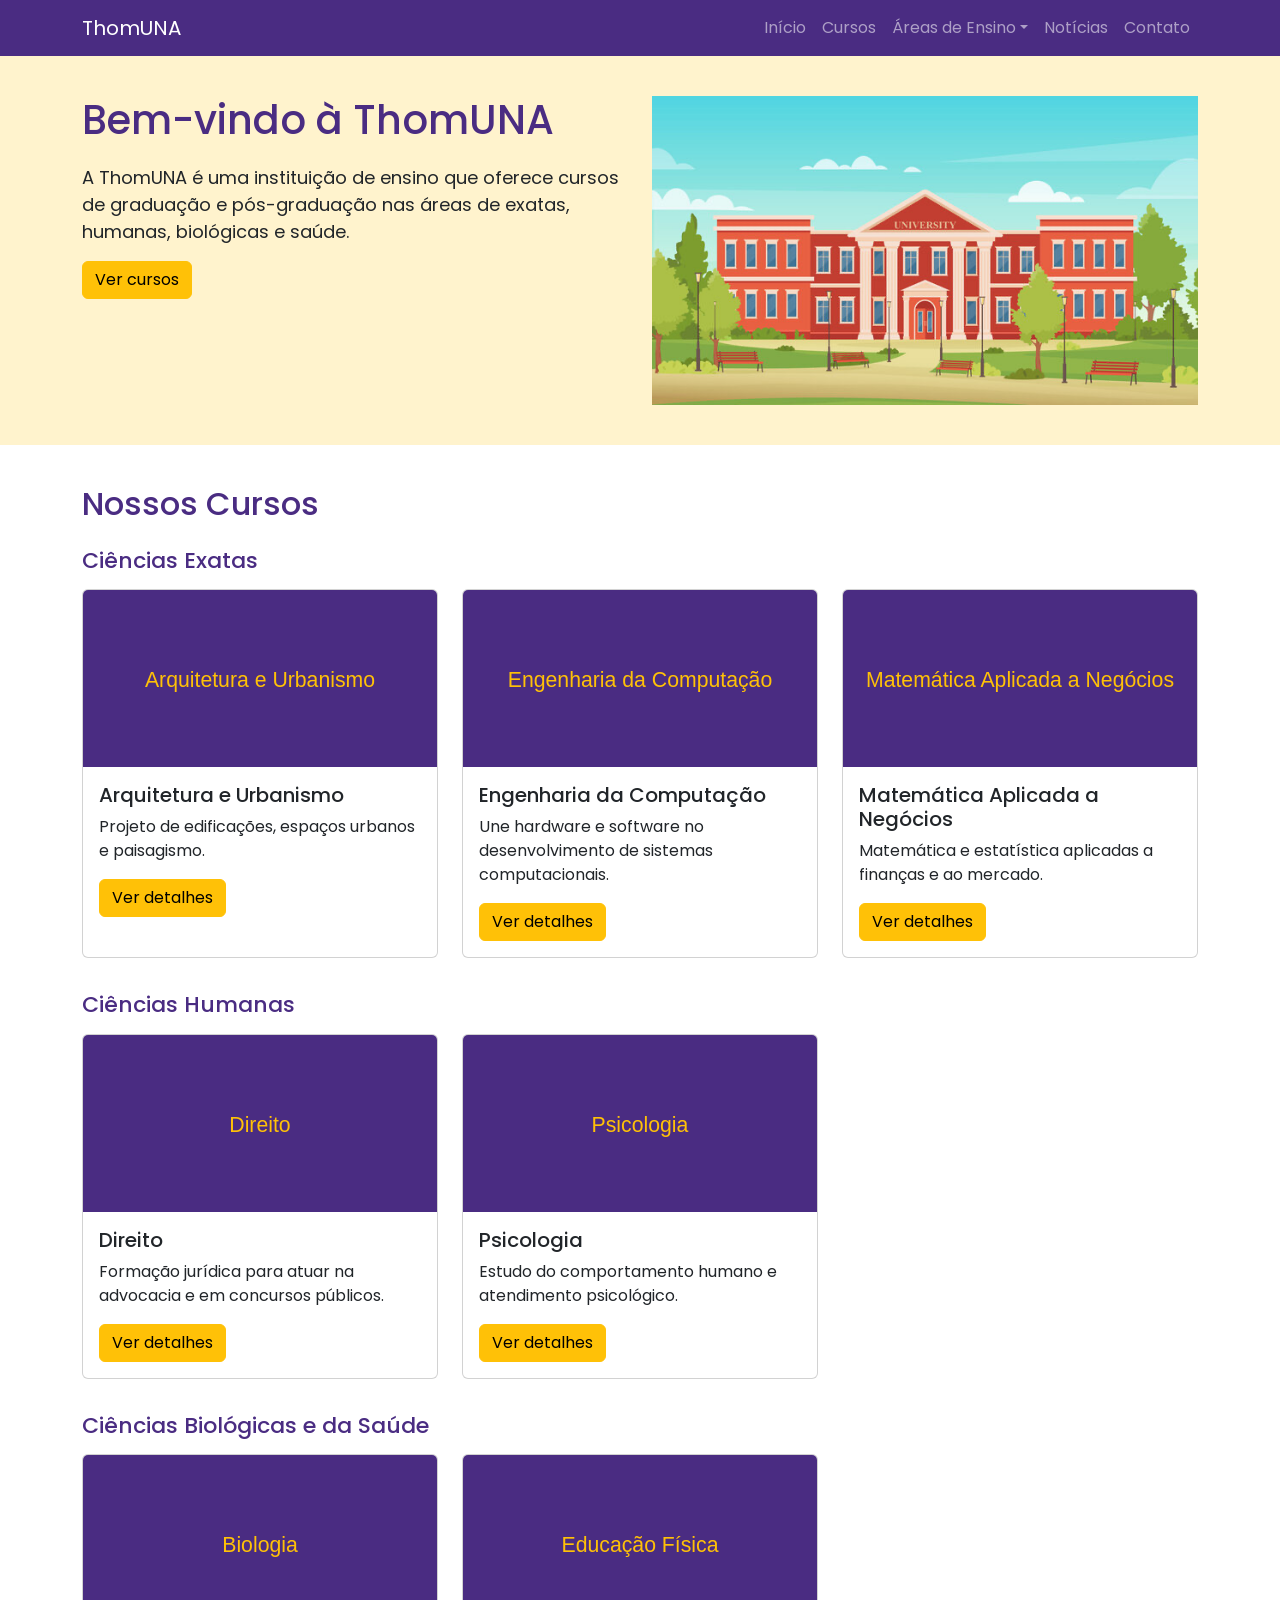
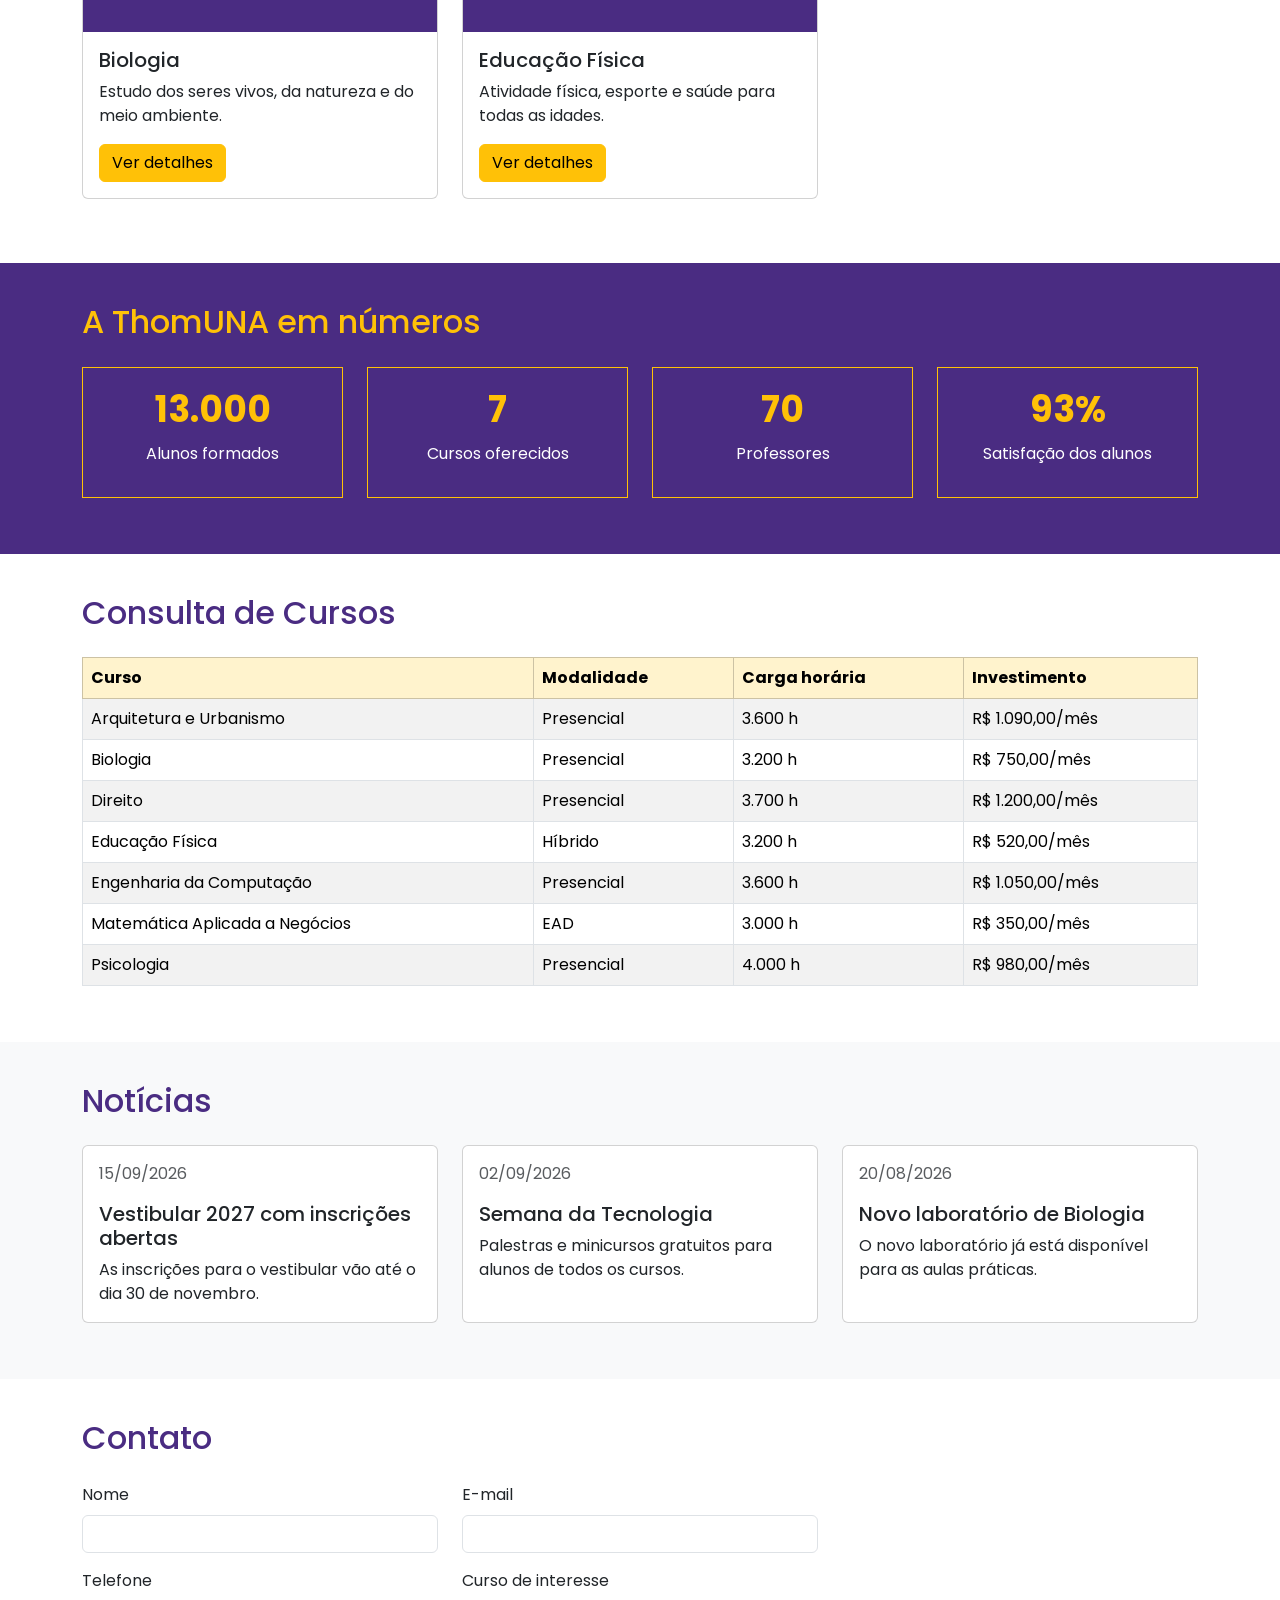
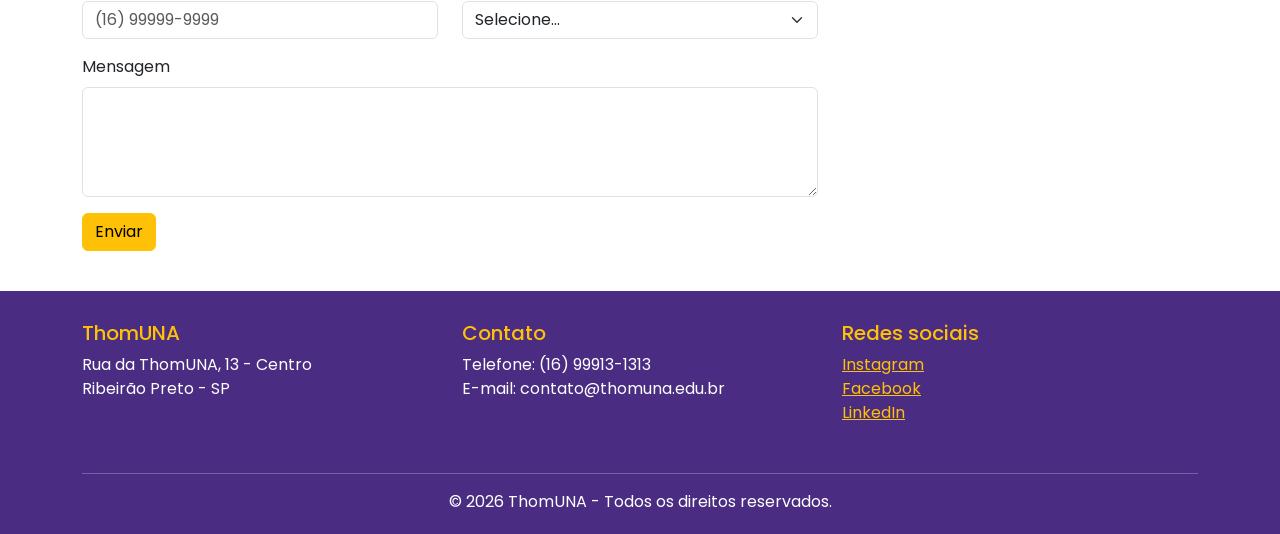
<file: Desenvolvimento Web/ProjetoPratico_PortalInstitucional/index.html>
<!DOCTYPE html>
<html lang="pt-BR">

<head>
    <meta charset="UTF-8">

    <!-- viewport faz o site se ajustar no tamanho da tela do celular,
         sem isso no celular fica tudo minusculo -->
    <meta name="viewport" content="width=device-width, initial-scale=1.0">

    <title>ThomUNA</title>

    <!-- o Bootstrap traz as classes prontas
         (navbar, card, btn, row, col, table...) -->
    <link href="https://cdn.jsdelivr.net/npm/bootstrap@5.3.3/dist/css/bootstrap.min.css" rel="stylesheet">

    <!-- esse link carrega a fonte Poppins -->
    <link href="https://fonts.googleapis.com/css2?family=Poppins:wght@400;600&display=swap" rel="stylesheet">

    <link href="css/style.css" rel="stylesheet">
</head>

<body>

    <header>
        <!-- RF01 - Navbar
             navbar-expand-lg = no computador o menu fica aberto,
             em tela menor ele vira o botao de 3 risquinhos
             navbar-dark = texto branco
             barra = classe no style.css que deixa o fundo roxo -->
        <nav class="navbar navbar-expand-lg navbar-dark barra">
            <div class="container">
                <!-- nome da faculdade, clicando nele volta pro inicio -->
                <a class="navbar-brand" href="#inicio">ThomUNA</a>

                <!-- botao do menu no celular (o "hamburguer" de 3 risquinhos)
                     so aparece em tela pequena, porque nao cabe todos os links,
                     entao os links ficam escondidos e o botao mostra/esconde eles
                     data-bs-toggle="collapse" faz o menu abrir e fechar
                     data-bs-target="#menu" indica qual menu abrir/fechar -->
                <button class="navbar-toggler" type="button" data-bs-toggle="collapse" data-bs-target="#menu">
                    <span class="navbar-toggler-icon"></span>
                </button>

                <!-- essa div é a parte que fica escondida no celular
                     o id="menu" tem que ser igual ao data-bs-target do botao -->
                <div class="collapse navbar-collapse" id="menu">
                    <!-- lista de links, ms-auto empurra eles pra direita
                         os links com # levam pra secao que tem aquele id na mesma pagina -->
                    <ul class="navbar-nav ms-auto">
                        <li class="nav-item">
                            <a class="nav-link" href="#inicio">Início</a>
                        </li>
                        <li class="nav-item">
                            <a class="nav-link" href="#cursos">Cursos</a>
                        </li>

                        <!-- dropdown é o menu suspenso: clicando em "Áreas de Ensino"
                             abre uma listinha embaixo com as areas, e cada area
                             leva pro grupo de cursos dela (#exatas, #humanas, #biologicas)
                             data-bs-toggle="dropdown" é o que faz ela abrir e fechar
                             dropdown-menu é a lista e dropdown-item cada opcao -->
                        <li class="nav-item dropdown">
                            <a class="nav-link dropdown-toggle" href="#" data-bs-toggle="dropdown">Áreas de Ensino</a>
                            <ul class="dropdown-menu">
                                <li><a class="dropdown-item" href="#exatas">Ciências Exatas</a></li>
                                <li><a class="dropdown-item" href="#humanas">Ciências Humanas</a></li>
                                <li><a class="dropdown-item" href="#biologicas">Ciências Biológicas e da Saúde</a></li>
                            </ul>
                        </li>

                        <li class="nav-item">
                            <a class="nav-link" href="#noticias">Notícias</a>
                        </li>
                        <li class="nav-item">
                            <a class="nav-link" href="#contato">Contato</a>
                        </li>
                    </ul>
                </div>
            </div>
        </nav>
    </header>

    <main>

        <!-- RF02 - Hero
             a "capa" do site
             id="inicio" é pra onde o link "Início" da navbar leva -->
        <section id="inicio" class="hero">
            <!-- container centraliza o conteudo e deixa um espaco nos lados -->
            <div class="container">
                <!-- row é uma linha do grid do bootstrap, que é dividido em 12 colunas -->
                <div class="row">

                    <!-- texto de boas-vindas, apresentando a faculdade
                         col-md-6 = ocupa metade da linha (6 de 12) do tablet pra cima,
                         no celular ocupa a linha toda e a imagem vai pra baixo -->
                    <div class="col-md-6">
                        <h1>Bem-vindo à ThomUNA</h1>
                        <p>
                            A ThomUNA é uma instituição de ensino que oferece cursos de graduação
                            e pós-graduação nas áreas de exatas, humanas, biológicas e saúde.
                        </p>
                        <!-- botao de chamada pra acao, leva pra secao de cursos
                             btn-warning é o botao amarelo do bootstrap -->
                        <a href="#cursos" class="btn btn-warning">Ver cursos</a>
                    </div>

                    <!-- imagem da faculdade
                         img-fluid faz a imagem diminuir junto com a tela e nao passar do tamanho -->
                    <div class="col-md-6">
                        <img src="img/faculdade.png" class="img-fluid" alt="Prédio da faculdade">
                    </div>

                </div>
            </div>
        </section>

        <!-- RF03 - Cursos
             cada curso é um card (caixinha com imagem, nome, descricao e botao) -->
        <section id="cursos" class="secao">
            <div class="container">
                <h2>Nossos Cursos</h2>

                <!-- os cursos estao separados por area de ensino
                     cada area tem um id, que é pra onde o link do dropdown
                     "Áreas de Ensino" da navbar leva -->

                <!-- Ciências Exatas -->
                <h3 id="exatas" class="area">Ciências Exatas</h3>
                <!-- 1 coluna no celular, 2 no tablet e 3 no computador -->
                <div class="row">

                    <!-- col-12 col-md-6 col-lg-4 = quanto o card ocupa em cada tamanho de tela
                         h-100 deixa todos os cards da mesma altura
                         mb-4 da um espaco embaixo de cada card -->
                    <div class="col-12 col-md-6 col-lg-4 mb-4">
                        <div class="card h-100">
                            <img src="img/arquitetura.svg" class="card-img-top" alt="Arquitetura e Urbanismo">
                            <div class="card-body">
                                <h5 class="card-title">Arquitetura e Urbanismo</h5>
                                <p class="card-text">Projeto de edificações, espaços urbanos e paisagismo.</p>
                                <!-- esse botao abre o modal com os detalhes do curso
                                     o data-bs-target tem que ser igual ao id do modal la embaixo -->
                                <button type="button" class="btn btn-warning" data-bs-toggle="modal" data-bs-target="#modalArquitetura">Ver detalhes</button>
                            </div>
                        </div>
                    </div>

                    <div class="col-12 col-md-6 col-lg-4 mb-4">
                        <div class="card h-100">
                            <img src="img/engcomp.svg" class="card-img-top" alt="Engenharia da Computação">
                            <div class="card-body">
                                <h5 class="card-title">Engenharia da Computação</h5>
                                <p class="card-text">Une hardware e software no desenvolvimento de sistemas computacionais.</p>
                                <button type="button" class="btn btn-warning" data-bs-toggle="modal" data-bs-target="#modalEngcomp">Ver detalhes</button>
                            </div>
                        </div>
                    </div>

                    <div class="col-12 col-md-6 col-lg-4 mb-4">
                        <div class="card h-100">
                            <img src="img/matematica.svg" class="card-img-top" alt="Matemática Aplicada a Negócios">
                            <div class="card-body">
                                <h5 class="card-title">Matemática Aplicada a Negócios</h5>
                                <p class="card-text">Matemática e estatística aplicadas a finanças e ao mercado.</p>
                                <button type="button" class="btn btn-warning" data-bs-toggle="modal" data-bs-target="#modalMatematica">Ver detalhes</button>
                            </div>
                        </div>
                    </div>

                </div>

                <!-- Ciências Humanas -->
                <h3 id="humanas" class="area">Ciências Humanas</h3>
                <div class="row">

                    <div class="col-12 col-md-6 col-lg-4 mb-4">
                        <div class="card h-100">
                            <img src="img/direito.svg" class="card-img-top" alt="Direito">
                            <div class="card-body">
                                <h5 class="card-title">Direito</h5>
                                <p class="card-text">Formação jurídica para atuar na advocacia e em concursos públicos.</p>
                                <button type="button" class="btn btn-warning" data-bs-toggle="modal" data-bs-target="#modalDireito">Ver detalhes</button>
                            </div>
                        </div>
                    </div>

                    <div class="col-12 col-md-6 col-lg-4 mb-4">
                        <div class="card h-100">
                            <img src="img/psicologia.svg" class="card-img-top" alt="Psicologia">
                            <div class="card-body">
                                <h5 class="card-title">Psicologia</h5>
                                <p class="card-text">Estudo do comportamento humano e atendimento psicológico.</p>
                                <button type="button" class="btn btn-warning" data-bs-toggle="modal" data-bs-target="#modalPsicologia">Ver detalhes</button>
                            </div>
                        </div>
                    </div>

                </div>

                <!-- Ciências Biológicas e da Saúde -->
                <h3 id="biologicas" class="area">Ciências Biológicas e da Saúde</h3>
                <div class="row">

                    <div class="col-12 col-md-6 col-lg-4 mb-4">
                        <div class="card h-100">
                            <img src="img/biologia.svg" class="card-img-top" alt="Biologia">
                            <div class="card-body">
                                <h5 class="card-title">Biologia</h5>
                                <p class="card-text">Estudo dos seres vivos, da natureza e do meio ambiente.</p>
                                <button type="button" class="btn btn-warning" data-bs-toggle="modal" data-bs-target="#modalBiologia">Ver detalhes</button>
                            </div>
                        </div>
                    </div>

                    <div class="col-12 col-md-6 col-lg-4 mb-4">
                        <div class="card h-100">
                            <img src="img/edfisica.svg" class="card-img-top" alt="Educação Física">
                            <div class="card-body">
                                <h5 class="card-title">Educação Física</h5>
                                <p class="card-text">Atividade física, esporte e saúde para todas as idades.</p>
                                <button type="button" class="btn btn-warning" data-bs-toggle="modal" data-bs-target="#modalEdfisica">Ver detalhes</button>
                            </div>
                        </div>
                    </div>

                </div>
            </div>
        </section>

        <!-- RF04 - Indicadores
             numeros da faculdade, organizados com o grid do bootstrap -->
        <section class="secao indicadores">
            <div class="container">
                <h2>A ThomUNA em números</h2>

                <!-- 2 por linha no celular (col-6), 4 por linha no tablet/computador (col-md-3)
                     text-center centraliza o texto -->
                <div class="row text-center">
                    <div class="col-6 col-md-3 mb-3">
                        <div class="indicador">
                            <p class="numero">13.000</p>
                            <p>Alunos formados</p>
                        </div>
                    </div>
                    <div class="col-6 col-md-3 mb-3">
                        <div class="indicador">
                            <p class="numero">7</p>
                            <p>Cursos oferecidos</p>
                        </div>
                    </div>
                    <div class="col-6 col-md-3 mb-3">
                        <div class="indicador">
                            <p class="numero">70</p>
                            <p>Professores</p>
                        </div>
                    </div>
                    <div class="col-6 col-md-3 mb-3">
                        <div class="indicador">
                            <p class="numero">93%</p>
                            <p>Satisfação dos alunos</p>
                        </div>
                    </div>
                </div>
            </div>
        </section>

        <!-- RF05 - Tabela com as informacoes dos cursos -->
        <section class="secao">
            <div class="container">
                <h2>Consulta de Cursos</h2>

                <!-- table-responsive deixa a tabela rolar pro lado no celular -->
                <div class="table-responsive">
                    <!-- table-striped deixa as linhas zebradas e table-bordered coloca borda
                         thead é o cabecalho (amarelo com table-warning) e tbody sao os dados
                         tr = linha, th = celula do cabecalho, td = celula normal -->
                    <table class="table table-striped table-bordered">
                        <thead class="table-warning">
                            <tr>
                                <th>Curso</th>
                                <th>Modalidade</th>
                                <th>Carga horária</th>
                                <th>Investimento</th>
                            </tr>
                        </thead>
                        <tbody>
                            <tr>
                                <td>Arquitetura e Urbanismo</td>
                                <td>Presencial</td>
                                <td>3.600 h</td>
                                <td>R$ 1.090,00/mês</td>
                            </tr>
                            <tr>
                                <td>Biologia</td>
                                <td>Presencial</td>
                                <td>3.200 h</td>
                                <td>R$ 750,00/mês</td>
                            </tr>
                            <tr>
                                <td>Direito</td>
                                <td>Presencial</td>
                                <td>3.700 h</td>
                                <td>R$ 1.200,00/mês</td>
                            </tr>
                            <tr>
                                <td>Educação Física</td>
                                <td>Híbrido</td>
                                <td>3.200 h</td>
                                <td>R$ 520,00/mês</td>
                            </tr>
                            <tr>
                                <td>Engenharia da Computação</td>
                                <td>Presencial</td>
                                <td>3.600 h</td>
                                <td>R$ 1.050,00/mês</td>
                            </tr>
                            <tr>
                                <td>Matemática Aplicada a Negócios</td>
                                <td>EAD</td>
                                <td>3.000 h</td>
                                <td>R$ 350,00/mês</td>
                            </tr>
                            <tr>
                                <td>Psicologia</td>
                                <td>Presencial</td>
                                <td>4.000 h</td>
                                <td>R$ 980,00/mês</td>
                            </tr>
                        </tbody>
                    </table>
                </div>
            </div>
        </section>

        <!-- Notícias
             bg-light deixa o fundo cinza clarinho -->
        <section id="noticias" class="secao bg-light">
            <div class="container">
                <h2>Notícias</h2>

                <div class="row">
                    <div class="col-12 col-md-4 mb-3">
                        <div class="card h-100">
                            <div class="card-body">
                                <!-- text-muted deixa a data em cinza -->
                                <p class="text-muted">15/09/2026</p>
                                <h5 class="card-title">Vestibular 2027 com inscrições abertas</h5>
                                <p class="card-text">As inscrições para o vestibular vão até o dia 30 de novembro.</p>
                            </div>
                        </div>
                    </div>
                    <div class="col-12 col-md-4 mb-3">
                        <div class="card h-100">
                            <div class="card-body">
                                <p class="text-muted">02/09/2026</p>
                                <h5 class="card-title">Semana da Tecnologia</h5>
                                <p class="card-text">Palestras e minicursos gratuitos para alunos de todos os cursos.</p>
                            </div>
                        </div>
                    </div>
                    <div class="col-12 col-md-4 mb-3">
                        <div class="card h-100">
                            <div class="card-body">
                                <p class="text-muted">20/08/2026</p>
                                <h5 class="card-title">Novo laboratório de Biologia</h5>
                                <p class="card-text">O novo laboratório já está disponível para as aulas práticas.</p>
                            </div>
                        </div>
                    </div>
                </div>
            </div>
        </section>

        <!-- RF06 - Formulário de contato -->
        <section id="contato" class="secao">
            <div class="container">
                <h2>Contato</h2>

                <div class="row">
                    <div class="col-12 col-lg-8">
                        <!-- o formulario nao envia de verdade pra lugar nenhum -->
                        <form action="#" method="post">
                            <div class="row">
                                <!-- o "for" do label liga com o "id" do campo,
                                     clicando no texto ja seleciona o campo
                                     required = campo obrigatorio, nao deixa enviar vazio -->
                                <div class="col-md-6 mb-3">
                                    <label for="nome" class="form-label">Nome</label>
                                    <input type="text" class="form-control" id="nome" name="nome" required>
                                </div>
                                <div class="col-md-6 mb-3">
                                    <!-- type="email" o navegador ja confere se tem @ -->
                                    <label for="email" class="form-label">E-mail</label>
                                    <input type="email" class="form-control" id="email" name="email" required>
                                </div>
                            </div>

                            <div class="row">
                                <div class="col-md-6 mb-3">
                                    <!-- type="tel" no celular abre o teclado de numeros
                                         placeholder é o texto de exemplo que some quando digita -->
                                    <label for="telefone" class="form-label">Telefone</label>
                                    <input type="tel" class="form-control" id="telefone" name="telefone" placeholder="(16) 99999-9999">
                                </div>
                                <div class="col-md-6 mb-3">
                                    <!-- select é a caixinha pra escolher uma opcao da lista -->
                                    <label for="curso" class="form-label">Curso de interesse</label>
                                    <select class="form-select" id="curso" name="curso">
                                        <option value="">Selecione...</option>
                                        <option>Arquitetura e Urbanismo</option>
                                        <option>Biologia</option>
                                        <option>Direito</option>
                                        <option>Educação Física</option>
                                        <option>Engenharia da Computação</option>
                                        <option>Matemática Aplicada a Negócios</option>
                                        <option>Psicologia</option>
                                    </select>
                                </div>
                            </div>

                            <div class="mb-3">
                                <!-- textarea é o campo de texto grande, rows="4" é a altura dele -->
                                <label for="mensagem" class="form-label">Mensagem</label>
                                <textarea class="form-control" id="mensagem" name="mensagem" rows="4"></textarea>
                            </div>

                            <!-- type="submit" é o botao que envia o formulario -->
                            <button type="submit" class="btn btn-warning">Enviar</button>
                        </form>
                    </div>
                </div>
            </div>
        </section>

    </main>

    <!-- RF07 - Modais com os detalhes dos cursos
         modal é a janelinha que abre por cima do site quando clica em "Ver detalhes"
         fica fora do main porque ele fica escondido e so aparece quando é chamado -->

    <!-- modal Arquitetura e Urbanismo
         id tem que ser igual ao data-bs-target do botao do card
         fade = animacao de aparecer suave -->
    <div class="modal fade" id="modalArquitetura" tabindex="-1">
        <div class="modal-dialog">
            <div class="modal-content">
                <!-- cabecalho: nome do curso e o X pra fechar
                     data-bs-dismiss="modal" é o que fecha o modal -->
                <div class="modal-header">
                    <h5 class="modal-title">Arquitetura e Urbanismo</h5>
                    <button type="button" class="btn-close" data-bs-dismiss="modal"></button>
                </div>
                <!-- corpo: as informacoes que o RF07 pede -->
                <div class="modal-body">
                    <p><strong>Objetivos:</strong> formar arquitetos para projetar edificações e planejar cidades.</p>
                    <p><strong>Carga horária:</strong> 3.600 horas</p>
                    <p><strong>Público-alvo:</strong> quem gosta de desenho, arte e planejamento de espaços.</p>
                    <p><strong>Descrição:</strong> curso de 5 anos com disciplinas de desenho técnico, projeto arquitetônico e urbanismo.</p>
                </div>
                <div class="modal-footer">
                    <button type="button" class="btn btn-secondary" data-bs-dismiss="modal">Fechar</button>
                </div>
            </div>
        </div>
    </div>

    <!-- modal Biologia -->
    <div class="modal fade" id="modalBiologia" tabindex="-1">
        <div class="modal-dialog">
            <div class="modal-content">
                <div class="modal-header">
                    <h5 class="modal-title">Biologia</h5>
                    <button type="button" class="btn-close" data-bs-dismiss="modal"></button>
                </div>
                <div class="modal-body">
                    <p><strong>Objetivos:</strong> formar biólogos para atuar em pesquisa, meio ambiente e laboratórios.</p>
                    <p><strong>Carga horária:</strong> 3.200 horas</p>
                    <p><strong>Público-alvo:</strong> quem se interessa por natureza, genética e meio ambiente.</p>
                    <p><strong>Descrição:</strong> curso de 4 anos com aulas práticas em laboratório e saídas de campo.</p>
                </div>
                <div class="modal-footer">
                    <button type="button" class="btn btn-secondary" data-bs-dismiss="modal">Fechar</button>
                </div>
            </div>
        </div>
    </div>

    <!-- modal Direito -->
    <div class="modal fade" id="modalDireito" tabindex="-1">
        <div class="modal-dialog">
            <div class="modal-content">
                <div class="modal-header">
                    <h5 class="modal-title">Direito</h5>
                    <button type="button" class="btn-close" data-bs-dismiss="modal"></button>
                </div>
                <div class="modal-body">
                    <p><strong>Objetivos:</strong> formar profissionais para atuar na área jurídica pública e privada.</p>
                    <p><strong>Carga horária:</strong> 3.700 horas</p>
                    <p><strong>Público-alvo:</strong> quem gosta de leitura, argumentação e quer seguir carreira jurídica.</p>
                    <p><strong>Descrição:</strong> curso de 5 anos com núcleo de prática jurídica e preparação para o exame da OAB.</p>
                </div>
                <div class="modal-footer">
                    <button type="button" class="btn btn-secondary" data-bs-dismiss="modal">Fechar</button>
                </div>
            </div>
        </div>
    </div>

    <!-- modal Educação Física -->
    <div class="modal fade" id="modalEdfisica" tabindex="-1">
        <div class="modal-dialog">
            <div class="modal-content">
                <div class="modal-header">
                    <h5 class="modal-title">Educação Física</h5>
                    <button type="button" class="btn-close" data-bs-dismiss="modal"></button>
                </div>
                <div class="modal-body">
                    <p><strong>Objetivos:</strong> formar profissionais para atuar em academias, clubes e escolas.</p>
                    <p><strong>Carga horária:</strong> 3.200 horas</p>
                    <p><strong>Público-alvo:</strong> quem gosta de esporte e de qualidade de vida.</p>
                    <p><strong>Descrição:</strong> curso de 4 anos com aulas práticas no ginásio e na piscina da ThomUNA.</p>
                </div>
                <div class="modal-footer">
                    <button type="button" class="btn btn-secondary" data-bs-dismiss="modal">Fechar</button>
                </div>
            </div>
        </div>
    </div>

    <!-- modal Engenharia da Computação -->
    <div class="modal fade" id="modalEngcomp" tabindex="-1">
        <div class="modal-dialog">
            <div class="modal-content">
                <div class="modal-header">
                    <h5 class="modal-title">Engenharia da Computação</h5>
                    <button type="button" class="btn-close" data-bs-dismiss="modal"></button>
                </div>
                <div class="modal-body">
                    <p><strong>Objetivos:</strong> formar engenheiros para projetar sistemas que unem hardware e software.</p>
                    <p><strong>Carga horária:</strong> 3.600 horas</p>
                    <p><strong>Público-alvo:</strong> quem gosta de programação, eletrônica e matemática.</p>
                    <p><strong>Descrição:</strong> curso de 5 anos com disciplinas de programação, circuitos digitais, sistemas embarcados e redes.</p>
                </div>
                <div class="modal-footer">
                    <button type="button" class="btn btn-secondary" data-bs-dismiss="modal">Fechar</button>
                </div>
            </div>
        </div>
    </div>

    <!-- modal Matemática Aplicada a Negócios -->
    <div class="modal fade" id="modalMatematica" tabindex="-1">
        <div class="modal-dialog">
            <div class="modal-content">
                <div class="modal-header">
                    <h5 class="modal-title">Matemática Aplicada a Negócios</h5>
                    <button type="button" class="btn-close" data-bs-dismiss="modal"></button>
                </div>
                <div class="modal-body">
                    <p><strong>Objetivos:</strong> formar profissionais que usam matemática e dados para tomar decisões nas empresas.</p>
                    <p><strong>Carga horária:</strong> 3.000 horas</p>
                    <p><strong>Público-alvo:</strong> quem gosta de números e quer trabalhar no mercado financeiro.</p>
                    <p><strong>Descrição:</strong> curso de 4 anos com disciplinas de estatística, matemática financeira e análise de dados.</p>
                </div>
                <div class="modal-footer">
                    <button type="button" class="btn btn-secondary" data-bs-dismiss="modal">Fechar</button>
                </div>
            </div>
        </div>
    </div>

    <!-- modal Psicologia -->
    <div class="modal fade" id="modalPsicologia" tabindex="-1">
        <div class="modal-dialog">
            <div class="modal-content">
                <div class="modal-header">
                    <h5 class="modal-title">Psicologia</h5>
                    <button type="button" class="btn-close" data-bs-dismiss="modal"></button>
                </div>
                <div class="modal-body">
                    <p><strong>Objetivos:</strong> formar psicólogos para atuar em clínicas, escolas e empresas.</p>
                    <p><strong>Carga horária:</strong> 4.000 horas</p>
                    <p><strong>Público-alvo:</strong> quem tem interesse em entender o comportamento humano.</p>
                    <p><strong>Descrição:</strong> curso de 5 anos com estágio supervisionado na clínica-escola da ThomUNA.</p>
                </div>
                <div class="modal-footer">
                    <button type="button" class="btn btn-secondary" data-bs-dismiss="modal">Fechar</button>
                </div>
            </div>
        </div>
    </div>

    <!-- RF08 - Rodapé
         footer é a parte de baixo do site
         dividi em 3 colunas (col-md-4), no celular fica uma embaixo da outra -->
    <footer class="rodape">
        <div class="container">
            <div class="row">
                <div class="col-12 col-md-4 mb-3">
                    <h5>ThomUNA</h5>
                    <p>Rua da ThomUNA, 13 - Centro<br>Ribeirão Preto - SP</p>
                </div>
                <div class="col-12 col-md-4 mb-3">
                    <h5>Contato</h5>
                    <p>Telefone: (16) 99913-1313<br>E-mail: contato@thomuna.edu.br</p>
                </div>
                <div class="col-12 col-md-4 mb-3">
                    <h5>Redes sociais</h5>
                    <!-- target="_blank" abre a rede social em outra aba -->
                    <p>
                        <a href="https://www.instagram.com" target="_blank">Instagram</a><br>
                        <a href="https://www.facebook.com" target="_blank">Facebook</a><br>
                        <a href="https://www.linkedin.com" target="_blank">LinkedIn</a>
                    </p>
                </div>
            </div>
            <hr>
            <!-- direitos autorais, o &copy; vira o simbolo © -->
            <p class="text-center mb-0">&copy; 2026 ThomUNA - Todos os direitos reservados.</p>
        </div>
    </footer>

    <!-- JS do bootstrap 
         precisa dele pro menu do celular, o dropdown e os modais funcionarem
         fica no final do body pra pagina carregar primeiro -->
    <script src="https://cdn.jsdelivr.net/npm/bootstrap@5.3.3/dist/js/bootstrap.bundle.min.js"></script>
</body>

</html>
</file>
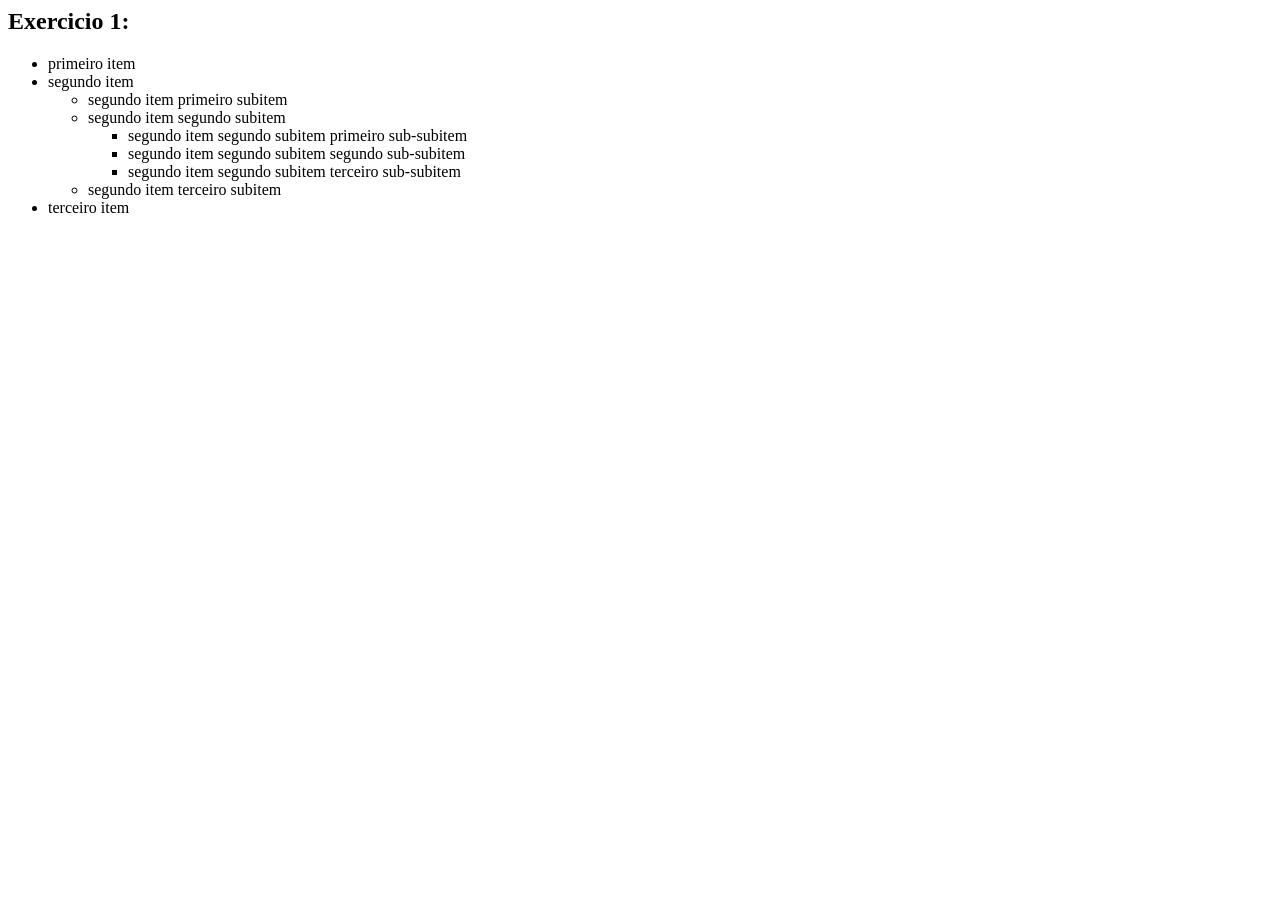
<file: Desenvolvimento Web/Aula01_1108/Exercicio01.html>
<!-- Construa a seguinte lista aninhada:

- primeiro item
- segundo item
    - segundo item primeiro subitem
    - segundo item segundo subitem
        - segundo item segundo subitem primeiro sub-subitem
        - segundo item segundo subitem segundo sub-subitem
        - segundo item segundo subitem terceiro sub-subitem
    - segundo item terceiro subitem
- terceiro item

-->

<html>
    <head>
        <title>Exercicio 1</title>
    </head>
    <body>
        <h2>Exercicio 1:</h2>
        <ul>
            <li>primeiro item</li>
            <li>segundo item</li>
                <ul>
                    <li>segundo item primeiro subitem</li>
                    <li>segundo item segundo subitem</li>
                        <ul>
                            <li>segundo item segundo subitem primeiro sub-subitem</li>
                            <li>segundo item segundo subitem segundo sub-subitem</li>
                            <li>segundo item segundo subitem terceiro sub-subitem</li>
                        </ul>
                    <li>segundo item terceiro subitem</li>
                </ul>
            <li>terceiro item</li>
        </ul>
    </body>
</html>
</file>
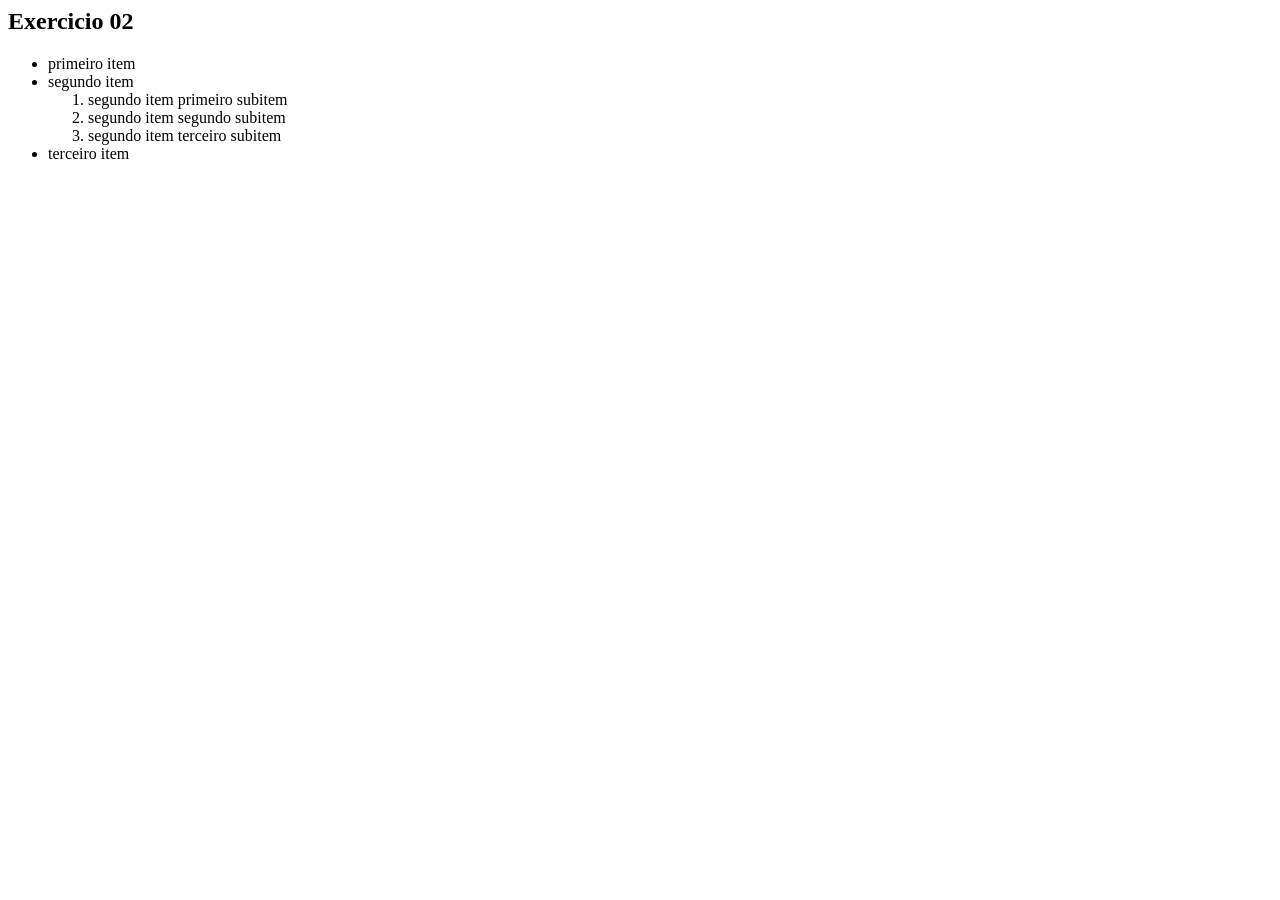
<file: Desenvolvimento Web/Aula01_1108/Exercicio02.html>
<!-- Exercicio 02 -->
 <html>
    <head>
        <title>Exercicio 2</title>
    </head>
    <body>
        <h2>Exercicio 02</h2>
        <ul>
            <li>primeiro item</li>
            <li>segundo item</li>
                <ol>
                    <li>segundo item primeiro subitem</li>
                    <li>segundo item segundo subitem</li>
                    <li>segundo item terceiro subitem</li>
                </ol>
            <li>terceiro item</li>
        </ul>
    </body>
 </html>
</file>
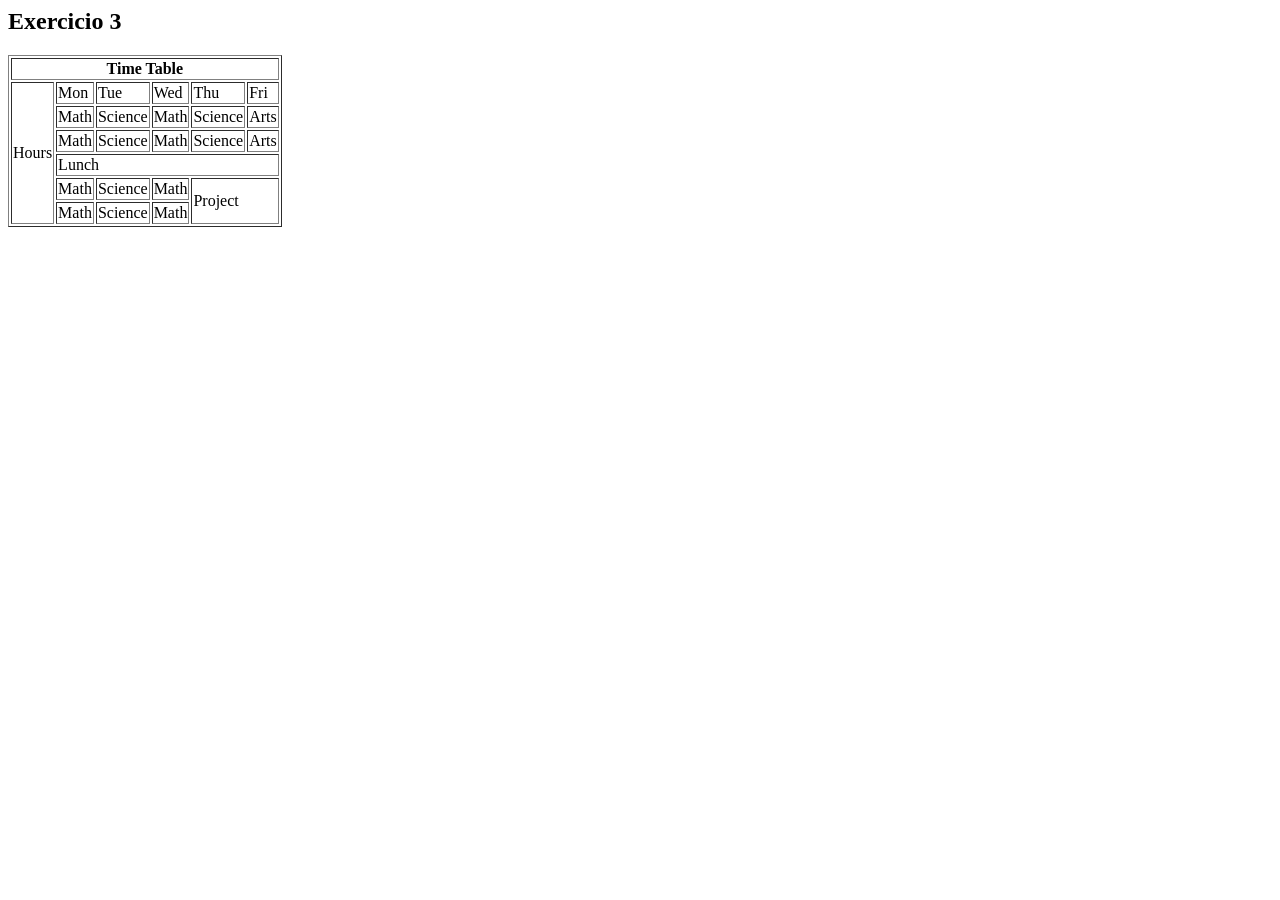
<file: Desenvolvimento Web/Aula01_1108/Exercicio03.html>
<!-- Exercício 3: Contrua a seguinte tabela-->

<html>
    <head>
        <title>Exercicio 3</title>
    </head>
    <body>
        <h2>Exercicio 3</h2>
        <table border="1">
            <thread>
                <tr>
                    <th colspan="6">Time Table</th>
                </tr>
            </thread>
            <tbody>
                <tr>
                    <td rowspan="6">Hours</td>
                    <td>Mon</td>
                    <td>Tue</td>
                    <td>Wed</td>
                    <td>Thu</td>
                    <td>Fri</td>
                </tr>
                <tr>
                    <td>Math</td>
                    <td>Science</td>
                    <td>Math</td>
                    <td>Science</td>
                    <td>Arts</td>
                </tr>
                <tr>
                    <td>Math</td>
                    <td>Science</td>
                    <td>Math</td>
                    <td>Science</td>
                    <td>Arts</td>
                </tr>
                <tr>
                    <td colspan="5">Lunch</td>
                </tr>
                <tr>
                    <td>Math</td>
                    <td>Science</td>
                    <td>Math</td>
                    <td colspan="2" rowspan="2">Project</td>
                </tr>
                <tr>
                    <td>Math</td>
                    <td>Science</td>
                    <td>Math</td>
                </tr>
            </tbody>
        </table>
    </body>
</html>
</file>
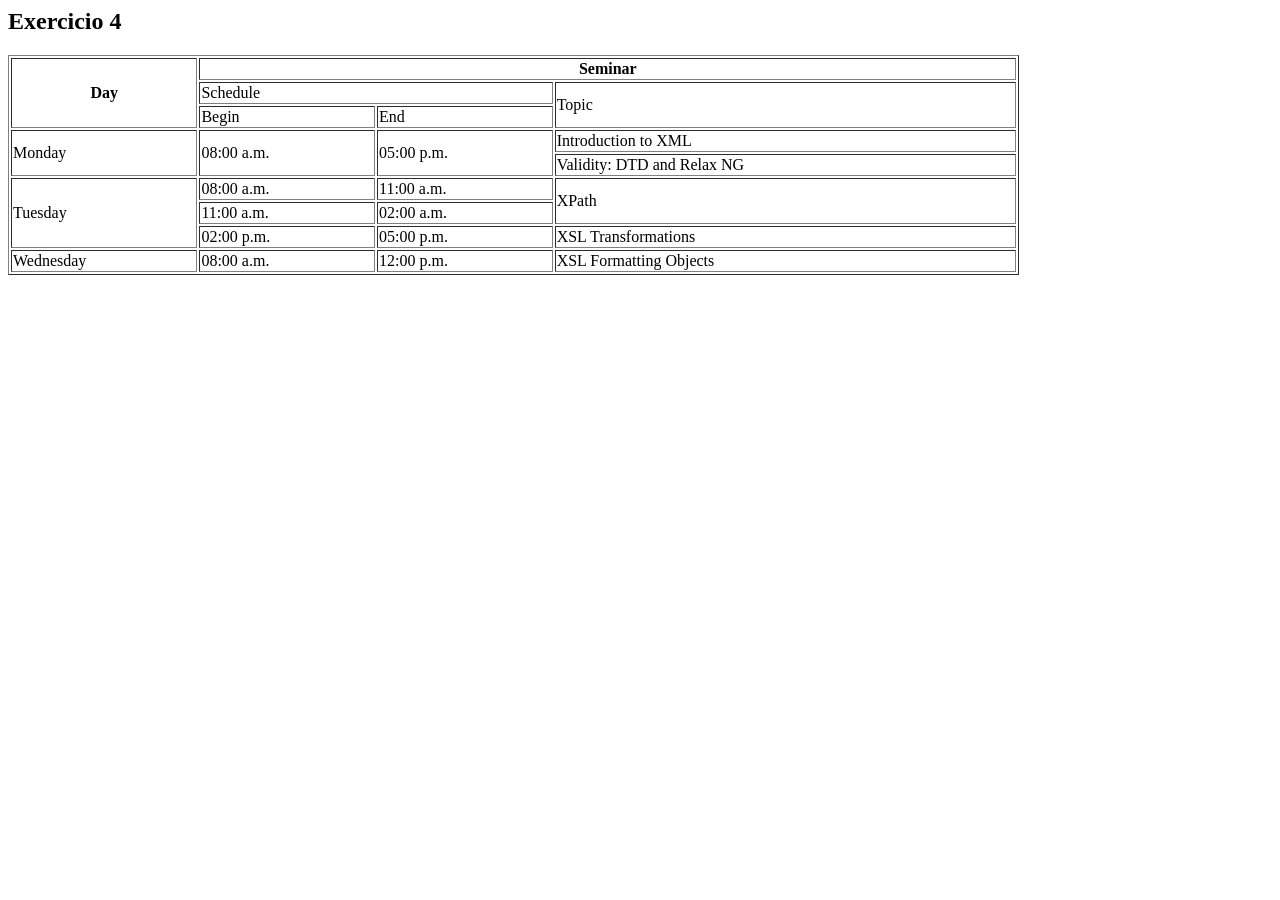
<file: Desenvolvimento Web/Aula01_1108/Exercicio04.html>
<html>
    <head>
        <title>Exercicio 4</title>
    </head>
    <body>
        <h2>Exercicio 4</h2>
        <table border="1" width="80%">
            <tr>
                <th rowspan="3">Day</th>
                <th colspan="3">Seminar</th>
            </tr>
            <tr>
                <td colspan="2">Schedule</td>
                <td rowspan="2">Topic</td>
            </tr>
            <tr>
                <td>Begin</td>
                <td>End</td>
            </tr>
            <tr>
                <td rowspan="2">Monday</td>
                <td rowspan="2">08:00 a.m.</td>
                <td rowspan="2">05:00 p.m.</td>
                <td>Introduction to XML</td>
            </tr>
            <tr>
                <td>Validity: DTD and Relax NG</td>
            </tr>
            <tr>
                <td rowspan="3">Tuesday</td>
                <td>08:00 a.m.</td>
                <td>11:00 a.m.</td>
                <td rowspan="2">
                    XPath
                </td>
            </tr>
            <tr>
                <td>11:00 a.m.</td>
                <td>02:00 a.m.</td>
            </tr>
            <tr>
                <td>02:00 p.m.</td>
                <td>05:00 p.m.</td>
                <td>XSL Transformations</td>
            </tr>
            <tr>
                <td>Wednesday</td>
                <td>08:00 a.m.</td>
                <td>12:00 p.m.</td>
                <td>XSL Formatting Objects</td>
            </tr>
        </table>
    </body>
</html>
</file>
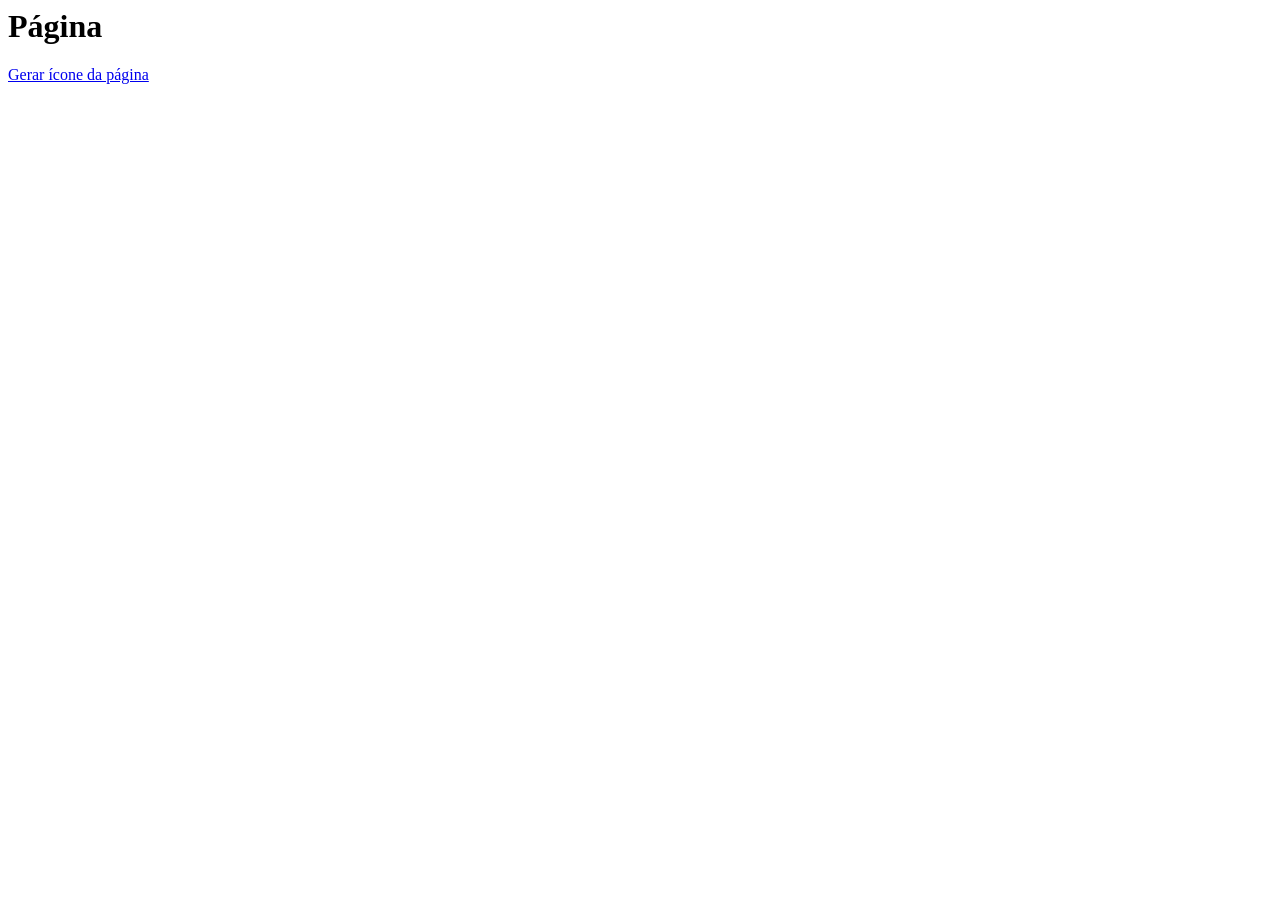
<file: Desenvolvimento Web/Aula02_1808/Exemplo02IconePagina.html>
<html>
    <head>
        <meta charset="UTF-8">
        <title>Exemplo 02</title>

        <!-- Icone da página -->
        <link rel="icon" type="image/x-icon" href="imagens/casa.ico"/>
    </head>
    <body>
        <h1>Página</h1>
        <a target="_blank" href="https://favicon.cc">Gerar ícone da página</a>
    </body>
</html>
</file>
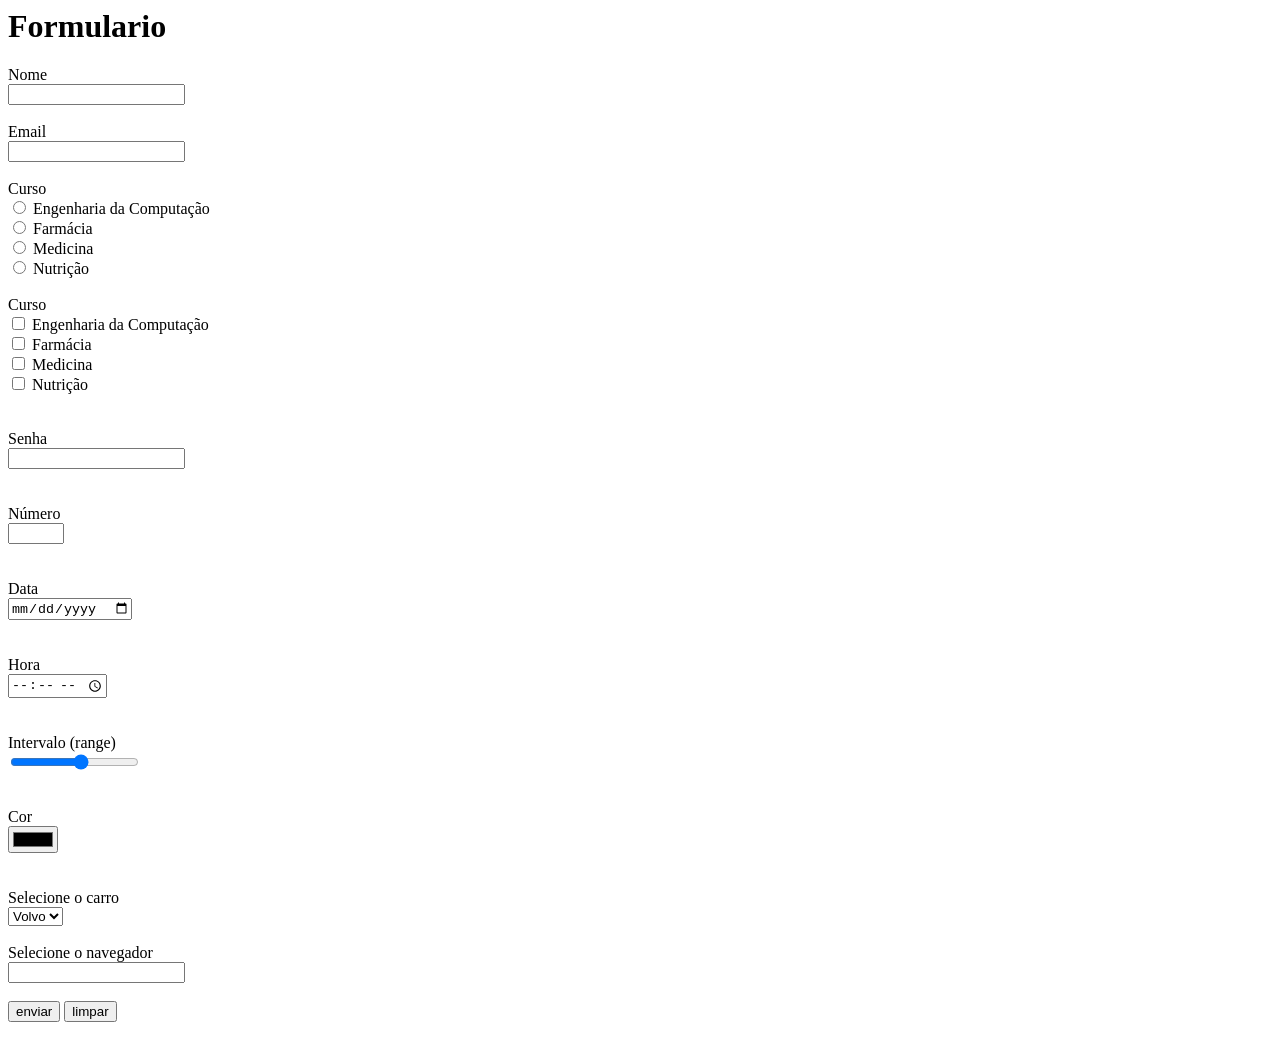
<file: Desenvolvimento Web/Aula02_1808/Exemplo03Forms.html>
<html>
    <head>
        <meta charset="UTF-8">
        <title>Formulario HTML</title>
    </head>

    <body>
        <h1>Formulario</h1>

        <form action="exemplo04.html" method="post">
            <!-- method = get envia os dados do formulário na URL, method = post envia os dados do formulário no corpo da requisição -->

            <label for="txtNome">Nome</label> <br/>
            <input id="txtNome" name="nome" type="text" /><br/>
            <br/>
            <label for="txtEmail">Email</label><br/>
            <input id="txtEmail" name="email" type="email" /><br/>     
            <br>    
            
            <label for="txtCurso">Curso</label><br/>
            <!-- quando se usa radio e a intenção é que apenas um seja selecionado, todos devem ter o mesmo nome -->
            <input id="txtCurso" name="curso" type="radio" value="1" />
            Engenharia da Computação <br/>
            <input id="txtCurso" name="curso" type="radio" value="2" />
            Farmácia <br/>
            <input id="txtCurso" name="curso" type="radio" value="3" />
            Medicina <br/>
            <input id="txtCurso" name="curso" type="radio" value="4" />
            Nutrição <br/>
            <br>    
            
            <label for="txtCurso">Curso</label><br/>
            <input id="txtCurso" name="EngComp" type="checkbox" value="1" />
            Engenharia da Computação <br/>
            <input id="txtCurso" name="Farmacia" type="checkbox" value="2" />
            Farmácia <br/>
            <input id="txtCurso" name="Medicina" type="checkbox" value="3" />
            Medicina <br/>
            <input id="txtCurso" name="Nutricao" type="checkbox" value="4" />
            Nutrição <br/>

            <br/><br/>
            <label>Senha</label><br />
            <input type="password" name="senha" /> <br/>

            <br/><br/>
            <label>Número</label><br />
            <input type="number" name="numero" min="0" max="100" /> <br/>

            <br/><br/>
            <label>Data</label><br />
            <input type="date" name="data" /> <br/>

            <br/><br/>
            <label>Hora</label><br />
            <input type="time" name="hora" /> <br/>

            <br/><br/>
            <label>Intervalo (range)</label><br />
            <input type="range" name="Intervalo" min="1" max="10" /> <br/>

            <br/><br/>
            <label>Cor</label><br />
            <input type="color" name="cor" /> <br/>

            <br /><br />
            <label>Selecione o carro</label><br />
            <select name="carros">
                <option value="volvo">Volvo</option>
                <option value="gm">GM</option>
                <option value="audi">Audi</option>
                <option value="byd">Byd</option>
            </select>

            <br /><br />
            <label>Selecione o navegador</label><br />
            <input list="navegadores" name="navegador" />
            <datalist id="navegadores">
                <option value="Edge">
                <option value="Firefox">
                <option value="Chrome">
                <option value="Safari">
                <option value="Opera">
            </datalist>

            <br/><br />
            <input type="submit" value="enviar" />
            <input type="reset" value="limpar" />
        </form>
</html>
</file>
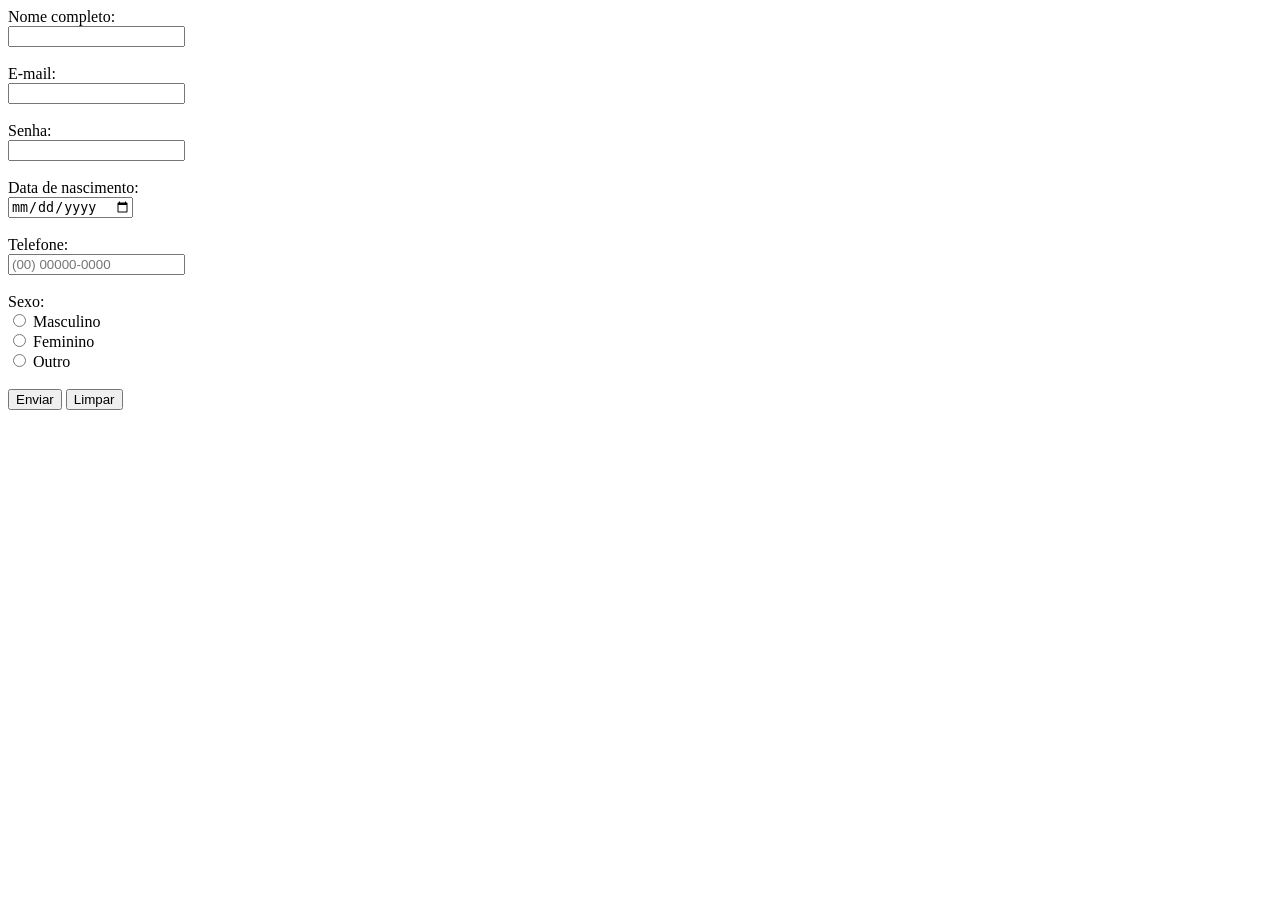
<file: Desenvolvimento Web/Aula02_1808/Exercicio01.html>
<!DOCTYPE html>
<html>
  <head><title>Exercicio 01</title></head>
  <body>
    <form>

      <label for="nome">Nome completo:</label><br>
      <input type="text" id="nome" name="nome" required><br><br>

      <label for="email">E-mail:</label><br>
      <input type="email" id="email" name="email" required><br><br>

      <label for="senha">Senha:</label><br>
      <input type="password" id="senha" name="senha" minlength="8" required><br><br>

      <label for="dataNascimento">Data de nascimento:</label><br>
      <input type="date" id="dataNascimento" name="dataNascimento"><br><br>

      <label for="telefone">Telefone:</label><br>
      <input type="tel" id="telefone" name="telefone" placeholder="(00) 00000-0000"><br><br>

      <label>Sexo:</label><br>
      <input type="radio" id="masculino" name="sexo" value="masculino">
      <label for="masculino">Masculino</label><br>
      <input type="radio" id="feminino" name="sexo" value="feminino">
      <label for="feminino">Feminino</label><br>
      <input type="radio" id="outro" name="sexo" value="outro">
      <label for="outro">Outro</label><br><br>

      <input type="submit" value="Enviar">
      <input type="reset" value="Limpar">

    </form>
  </body>
</html>
</file>
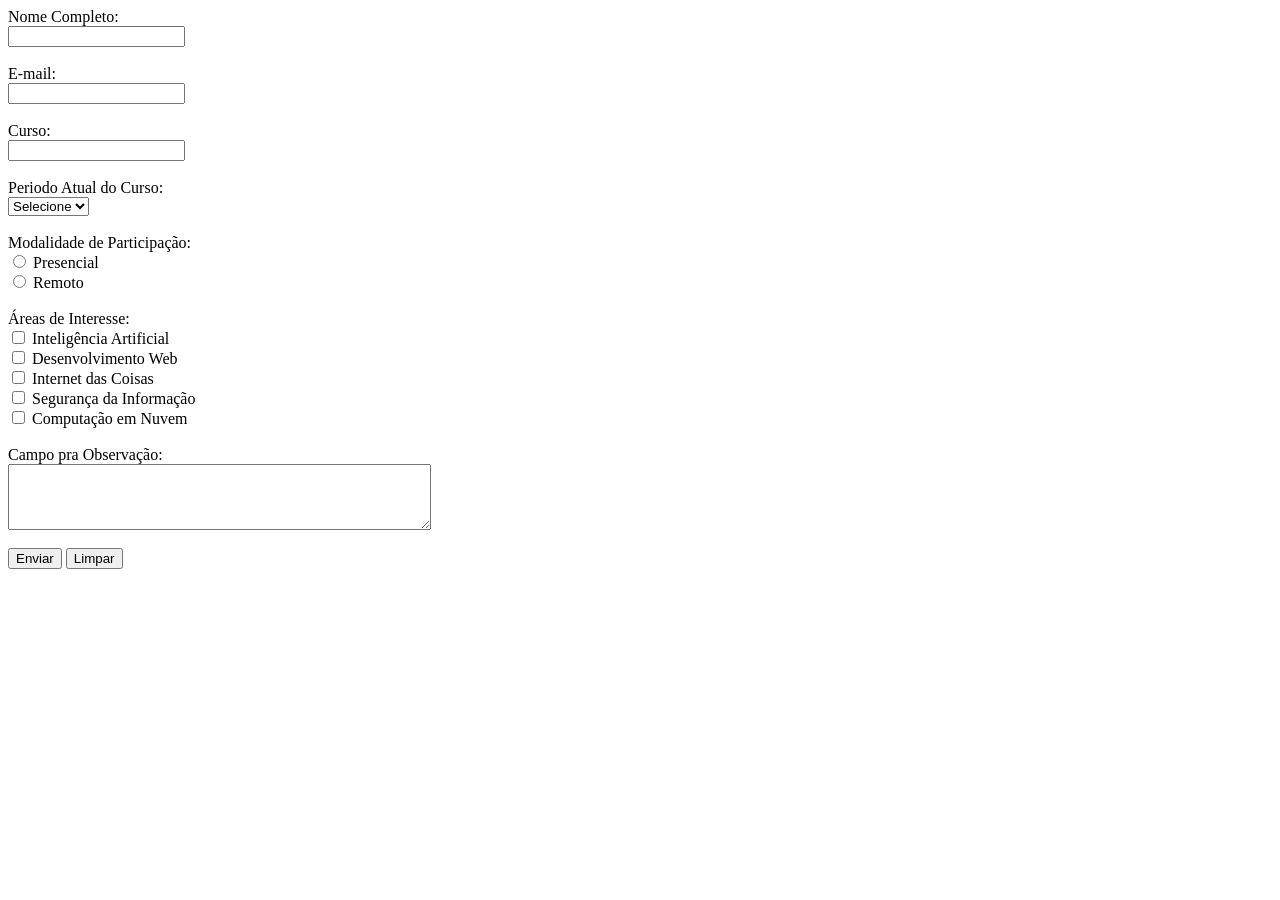
<file: Desenvolvimento Web/Aula02_1808/Exercicio02.html>
<html>
    <head>
        <title>Exercicio 02</title>
    </head>
    <body>
        <form>
            <label for="txtNome">Nome Completo:</label><br>
            <input type="text" id="txtNome" name="txtNome" required><br><br>

            <label for="txtEmailInstitucional">E-mail:</label><br>
            <input type="email" id="txtEmailInstitucional" name="txtEmailInstitucional" required><br><br>

            <label for="txtCurso">Curso:</label><br>
            <input type="text" id="txtCurso" name="txtCurso" required><br><br>

            <label for="txtPeriodo">Periodo Atual do Curso:</label><br>
            <select id="txtPeriodo" name="txtPeriodo" required>
                <option value="">Selecione</option>
                <option value="1">1º</option>
                <option value="2">2º</option>
                <option value="3">3º</option>
                <option value="4">4º</option>
                <option value="5">5º</option>
                <option value="6">6º</option>
                <option value="7">7º</option>
                <option value="8">8º</option>
                <option value="9">9º</option>
                <option value="10">10º</option>
            </select><br><br>

            <label>Modalidade de Participação:</label><br>
            <input type="radio" id="modalidadePresencial" name="txtModalidade" value="Presencial" required>
            <label for="modalidadePresencial">Presencial</label><br>
            <input type="radio" id="modalidadeRemoto" name="txtModalidade" value="Remoto">
            <label for="modalidadeRemoto">Remoto</label><br><br>

            <label for="txtAreasInteresse">Áreas de Interesse:</label><br>
            <input type="checkbox" id="area1" name="txtAreasInteresse" value="Inteligencia Artificial">
            <label for="area1">Inteligência Artificial</label><br>
            <input type="checkbox" id="area2" name="txtAreasInteresse" value="Desenvolvimento Web">
            <label for="area2">Desenvolvimento Web</label><br>
            <input type="checkbox" id="area3" name="txtAreasInteresse" value="Internet das Coisas">
            <label for="area3">Internet das Coisas</label><br>
            <input type="checkbox" id="area4" name="txtAreasInteresse" value="Segurança da Informação">
            <label for="area4">Segurança da Informação</label><br>
            <input type="checkbox" id="area5" name="txtAreasInteresse" value="Computação em Nuvem">
            <label for="area5">Computação em Nuvem</label><br>

            <br>
            <label for="txtObservação">Campo pra Observação:</label><br>
            <textarea id="txtObservação" name="txtObservação" rows="4" cols="50"></textarea><br><br>

            <input type="submit" value="Enviar">
            <input type="reset" value="Limpar">

        </form>
    </body>
</html>
</file>
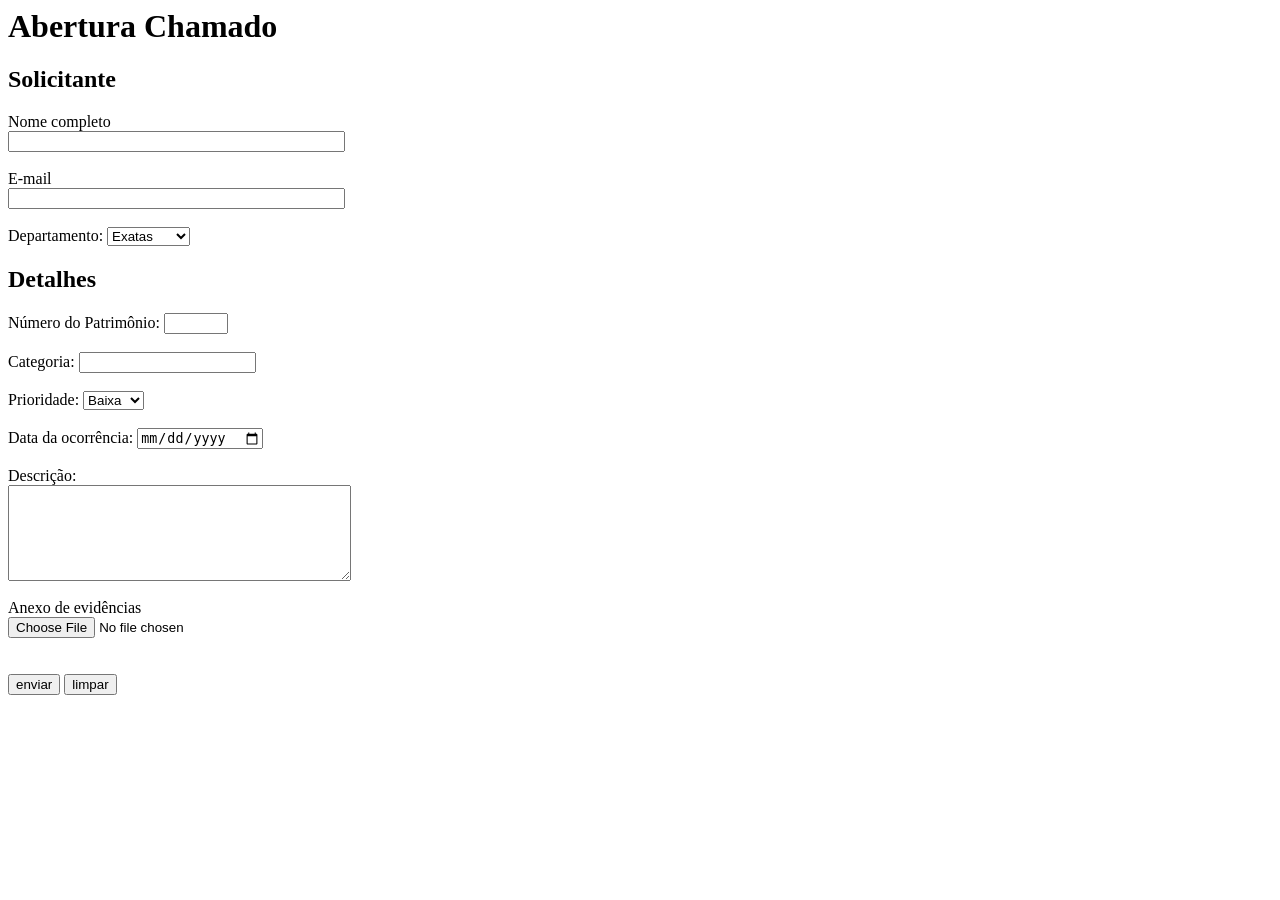
<file: Desenvolvimento Web/Aula02_1808/Exercicio03.html>
<html>

<head>
    <meta charset="UTF-8" />
    <title>Abertura Chamado</title>
</head>

<body>
    <h1>Abertura Chamado</h1>
    <form>

        <h2>Solicitante</h2>
        <label for="nome">Nome completo </label><br />
        <input id="nome" name="nome" type="text" size="40" required /> <br /><br />

        <label for="email">E-mail </label><br />
        <input id="email" name="email" type="email" size="40" required /> <br /><br />

        <label for="departamento">Departamento: </label>
        <select name="departamento">
            <option value="exatas">Exatas</option>
            <option value="humanas">Humanas</option>
            <option value="biologicas">Biológicas</option>
        </select>


        <h2>Detalhes</h2>
        <label for="patrimonio">Número do Patrimônio: </label>
        <input id="patrimonio" name="patrimonio" type="number" min="1000" max="9999" required /> <br /><br />

        <label for="patrimonio">Categoria: </label>
        <input id="categoria" name="categoria" list="categorias">
        <datalist id="categorias">
            <option value="Hardware">
            <option value="Software">
            <option value="Rede">
            <option value="Impressora">
        </datalist>
        <br /><br />

        <label for="prioridade">Prioridade: </label>
        <select name="prioridade">
            <option value="baixa">Baixa</option>
            <option value="media">Média</option>
            <option value="alta">Alta</option>
            <option value="critica">Crítica</option>
        </select>
        <br /><br />

        <label for="data">Data da ocorrência: </label>
        <input id="data" name="data" type="date" />
        <br /><br />

        <label for="descricao">Descrição: </label> <br />
        <textarea minlength="50" rows="6" cols="40"></textarea>
        <br /><br />

        <label for="anexo">Anexo de evidências </label> <br />
        <input id="anexo" name="anexo" type="file" accept="image/*,application/pdf" />
        <br /><br /><br />
        
        <input type="submit" value="enviar" />
        <input type="reset" value="limpar" />

    </form>
</body>

</html>
</file>
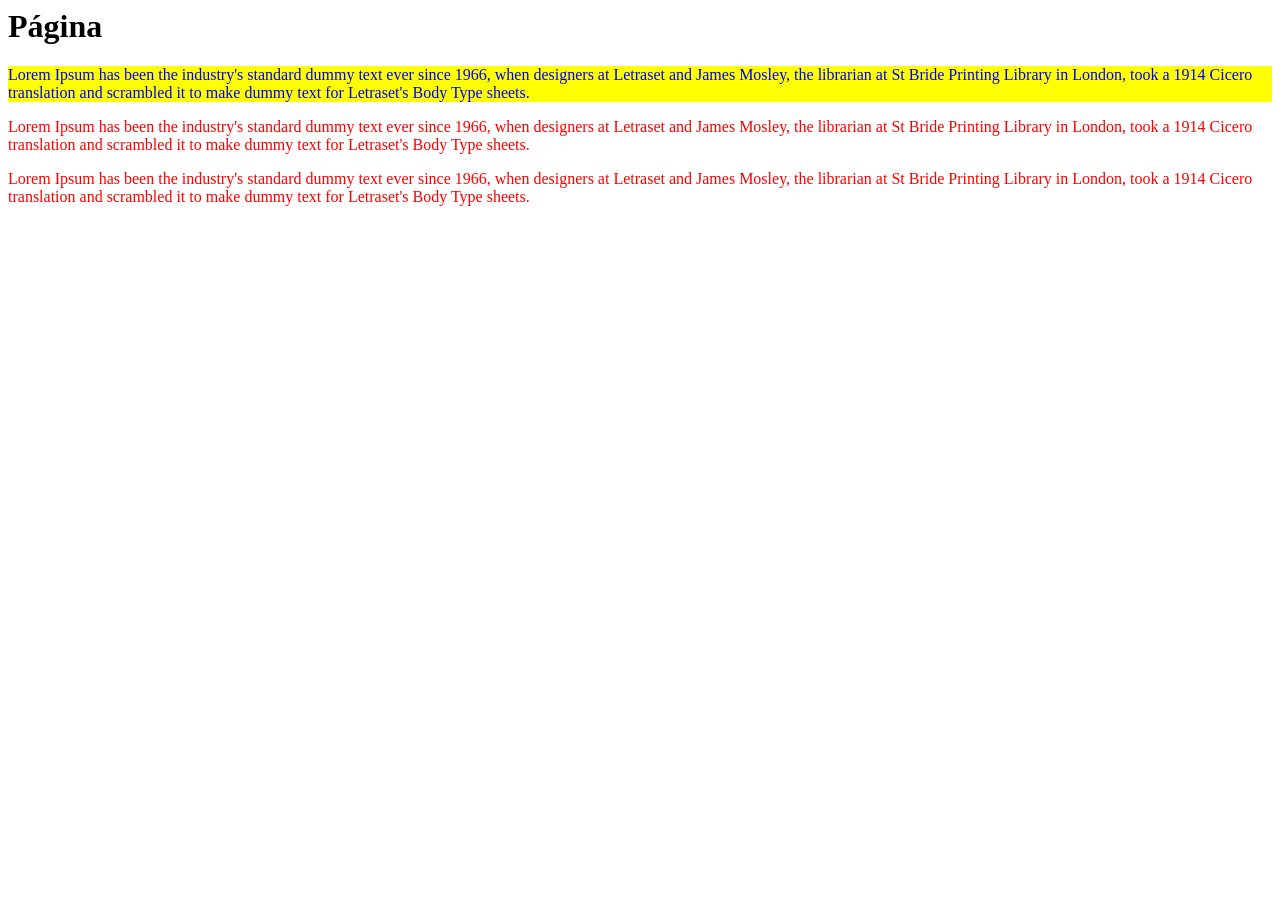
<file: Desenvolvimento Web/Aula03_2508/Exemplo04Juntos.html>
<html>

    <head>
        <title>CSS</title>

        <!-- CSS interno (usando a tag style) -->
        <style>
            p {
                color: red;
            }
        </style>

    </head>

    <body>
        <h1>Página</h1>

        <!-- CSS inline (usando o atributo style)-->
        <p style="color: blue; background-color: yellow;">
            Lorem Ipsum has been the industry's standard dummy text ever since 1966, when designers at Letraset and James
            Mosley, the librarian at St Bride Printing Library in London, took a 1914 Cicero translation and scrambled it to
            make dummy text for Letraset's Body Type sheets.
        </p>
        <p>
            Lorem Ipsum has been the industry's standard dummy text ever since 1966, when designers at Letraset and James
            Mosley, the librarian at St Bride Printing Library in London, took a 1914 Cicero translation and scrambled it to
            make dummy text for Letraset's Body Type sheets.
        </p>
        <p>
            Lorem Ipsum has been the industry's standard dummy text ever since 1966, when designers at Letraset and James
            Mosley, the librarian at St Bride Printing Library in London, took a 1914 Cicero translation and scrambled it to
            make dummy text for Letraset's Body Type sheets.
        </p>
    </body>

</html>
</file>
<file: Desenvolvimento Web/ProjetoPratico_PortalInstitucional/css/style.css>
/* cores do site: amarelo #ffc107 e roxo #4a2c82 */

body {
    font-family: "Poppins", sans-serif;
}

/* navbar */
.barra {
    background-color: #4a2c82;
}

.barra .nav-link:hover {
    color: #ffc107;
}

/* hero */
.hero {
    background-color: #fff3cd;
    padding-top: 40px;
    padding-bottom: 40px;
}

.hero h1 {
    color: #4a2c82;
    margin-bottom: 20px;
}

.hero p {
    font-size: 18px;
}

/* no celular a imagem fica embaixo do texto */
@media (max-width: 767px) {
    .hero img {
        margin-top: 20px;
    }
}

/* espaco entre as secoes */
.secao {
    padding-top: 40px;
    padding-bottom: 40px;
}

.secao h2 {
    color: #4a2c82;
    margin-bottom: 25px;
}

/* indicadores */
.indicadores {
    background-color: #4a2c82;
    color: #ffffff;
}

.indicadores h2 {
    color: #ffc107;
}

.indicador {
    border: 1px solid #ffc107;
    padding: 15px;
}

.indicador .numero {
    color: #ffc107;
    font-size: 36px;
    font-weight: bold;
    margin-bottom: 5px;
}

/* rodape */
.rodape {
    background-color: #4a2c82;
    color: #ffffff;
    padding-top: 30px;
    padding-bottom: 20px;
}

.rodape h5 {
    color: #ffc107;
}

.rodape a {
    color: #ffc107;
}

/* titulo de cada area de ensino na secao de cursos */
.area {
    color: #4a2c82;
    font-size: 22px;
    margin-top: 10px;
    margin-bottom: 15px;
}
</file>
